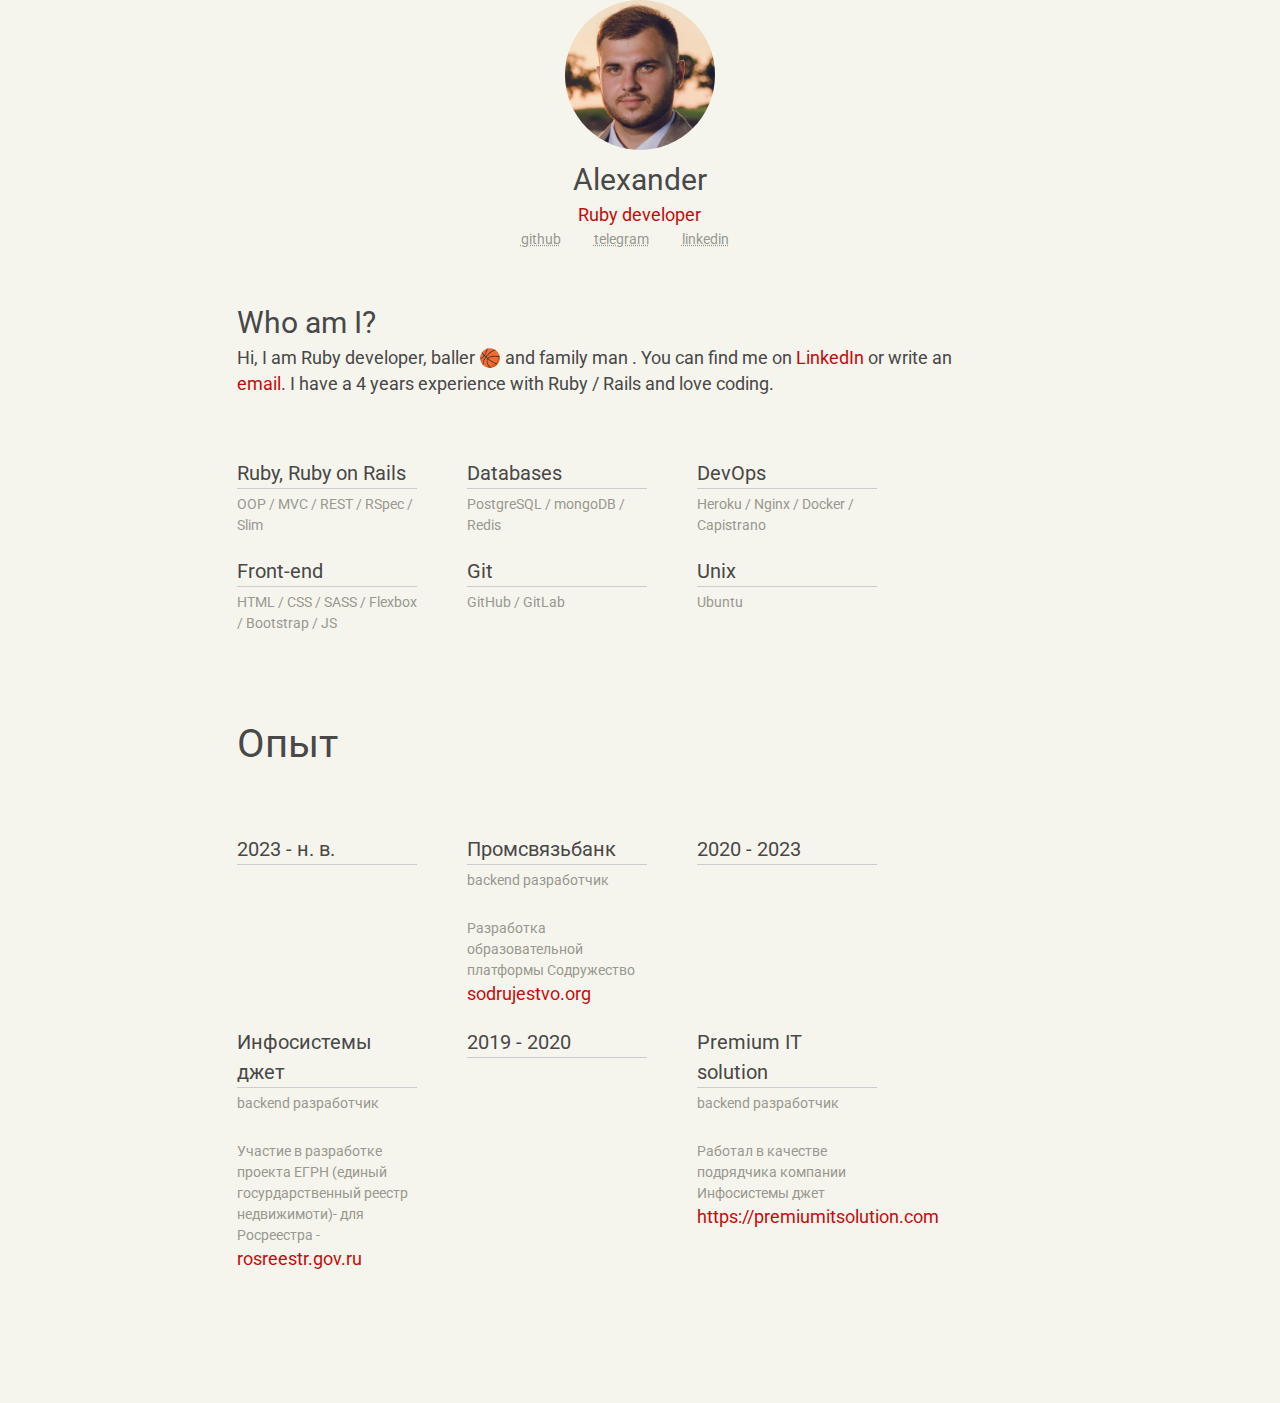
<file: index.html>
<!doctype html>

<html lang="en">
<head>
  <meta charset="utf-8">
  <link rel="stylesheet" href="css/style.css">
  <title>Ruby on Rails developer</title>
</head>
<body>
  <div class="container">
    <center>
      <img src="img/photo2.jpeg" alt="" class="photo">
      <h2>Alexander</h2>
      <span class="position">Ruby developer</span>
      <div class="social-wrapper flex-start">
        <a href="https://github.com/avbabushkin" target="_blank" >github</a>
        <a href="https://t.me/avbabushkin" target="_blank">telegram</a>
        <a href="https://linkedin.com/in/avbabushkin" target="_blank">linkedin</a>
      </div>
    </center>
    <div class="item-container item-container-mt">
      <div class="first-col">
        <h2>Who am I?</h2>
        <p>
          Hi, I am Ruby developer, baller &#127936; and family man . You can find me on
          <a href="https://linkedin.com/in/avbabushkin" target="_blank">LinkedIn</a> or write an
          <a href="mailto:avbabushkin72@gmail.com">email</a>.
          I have a 4 years experience with Ruby / Rails and love coding.
        </p>
      </div>
    </div>
    <div class="item-container item-container-mt">
      <div class="first-col">
        <div class="skills-wrapper">
          <div class="skills-item skills-pb">
            <h3>Ruby, Ruby on Rails</h3>
            <p>OOP / MVC / REST / RSpec / Slim</p>
          </div>
          <div class="skills-item skills-pb">
            <h3>Databases</h3>
            <p>PostgreSQL / mongoDB / Redis</p>
          </div>
          <div class="skills-item skills-pb">
            <h3>DevOps</h3>
            <p>Heroku / Nginx / Docker / Capistrano</p>
          </div>
          <div class="skills-item skills-pb">
            <h3>Front-end</h3>
            <p>HTML / CSS / SASS / Flexbox / Bootstrap / JS</p>
          </div>
          <div class="skills-item item-pb-xs">
            <h3>Git</h3>
            <p>GitHub / GitLab</p>
          </div>
          <div class="skills-item">
            <h3>Unix</h3>
            <p>Ubuntu</p>
          </div>
        </div>
      </div>
    </div>
    <div class="item-container item-container-mt">
      <div class="first-col">
        <h1>Опыт</h1>
      </div>
    </div>
    <div class="item-container item-container-mt">
      <div class="first-col">
        <div class="skills-wrapper">
          <div class="skills-item skills-pb">
            <h3>2023 - н. в.</h3>
          </div>
          <div class="skills-item skills-pb">
            <h3>Промсвязьбанк</h3>
            <p>backend разработчик</p>
            <br>
            <p>Разработка образовательной платформы Содружество </p>
            <a href="https://sodrujestvo.org">sodrujestvo.org</a>
          </div>
          <div class="skills-item skills-pb">
            <h3>2020 - 2023</h3>
          </div>
          <div class="skills-item skills-pb">
            <h3>Инфосистемы джет</h3>
            <p>backend разработчик</p>
            <br>
            <p>Участие в разработке проекта ЕГРН (единый госурдарственный реестр недвижимоти)- для Росреестра - </p>
            <a href="https://rosreestr.gov.ru">rosreestr.gov.ru</a>
          </div>
          <div class="skills-item item-pb-xs">
            <h3>2019 - 2020</h3>
          </div>
          <div class="skills-item">
            <h3>Premium IT solution</h3>
            <p>backend разработчик</p>
            <br>
            <p>Работал в качестве подрядчика компании Инфосистемы джет</p>
            <a href="https://https://premiumitsolution.com/">https://premiumitsolution.com</a>
          </div>
        </div>
      </div>
    </div>
  </div>
  <footer>
    <div class="container">
      <div class="item-container sp-between">
      </div>
      </div>
  </footer>
</body>
</html>
</file>
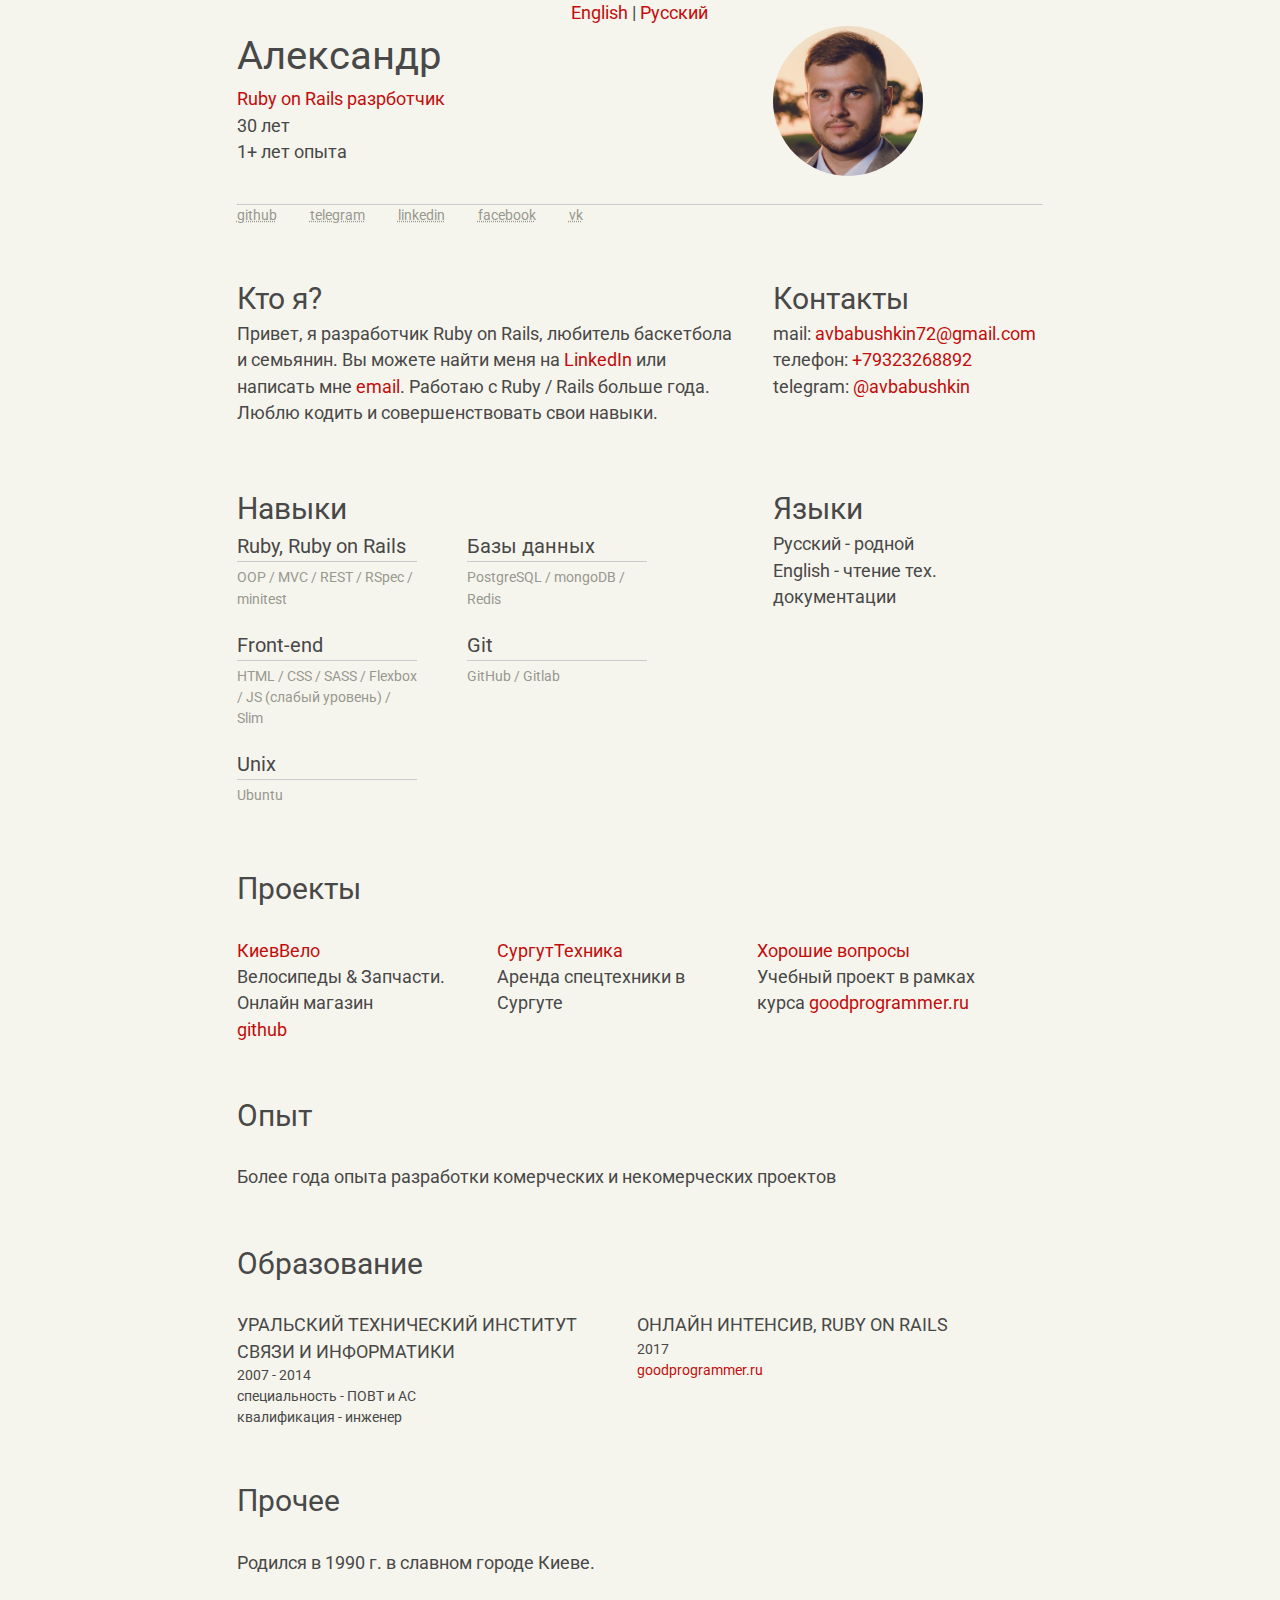
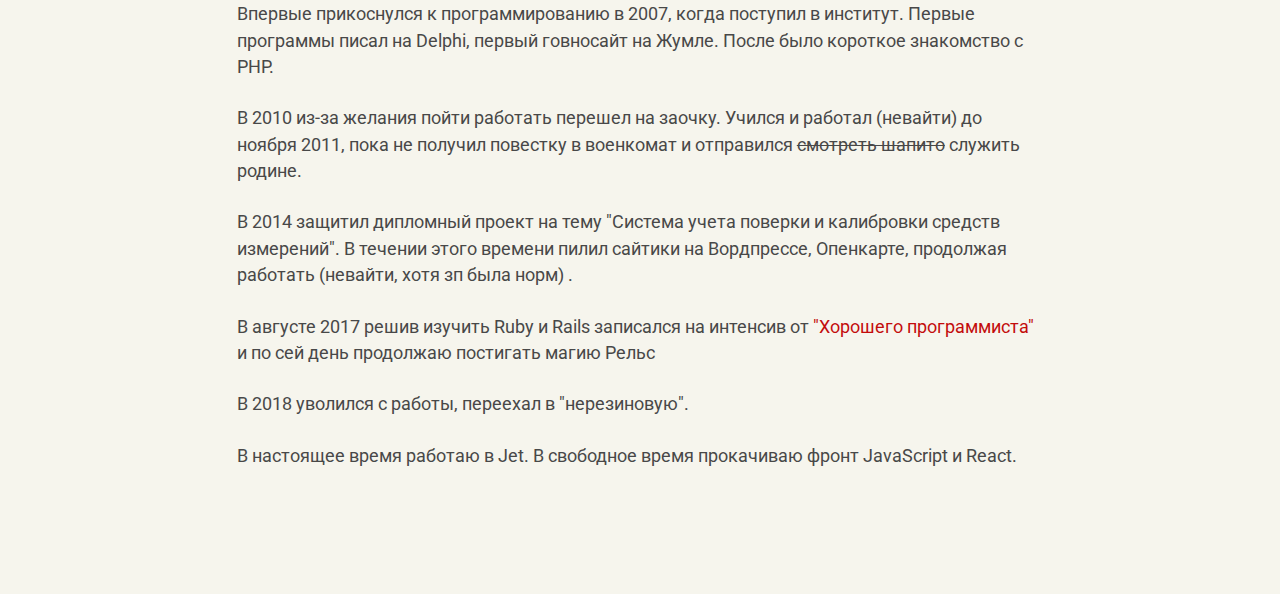
<file: ru.html>
<!doctype html>

<html lang="en">
<head>
  <meta charset="utf-8">
  <!-- custom css -->
  <link rel="stylesheet" href="css/style.css">
  <title>Александр Б. Rails разработчик</title>
</head>
<body>
  <div class="container"> <!-- MAIN CONTAINER -->
    <div class="lang">
      <a href="index.html">English</a>
      &nbsp;|&nbsp;
      <a href="ru.html">Русский</a>
    </div>
    <div class="item-container sp-between item-pb"> <!-- foto name block begin-->
      <div class="first-col first-col-xs">
        <ul>
          <li><h1>Александр</h1></li>
          <li class="position">Ruby on Rails разрботчик</li>
          <li>30 лет</li>
          <li>1+ лет опыта </li>
        </ul>
      </div>
      <div class="second-col">
        <img src="img/photo2.jpeg" alt="" class="photo">
      </div>
    </div><!--foto name block end -->
    <hr>
    <div class="social-wrapper flex-start">
      <a href="https://github.com/avbabushkin" target="_blank">github</a>
      <a href="https://ttttt.me/avbabushkin" target="_blank">telegram</a>
      <a href="https://linkedin.com/in/avbabushkin" target="_blank">linkedin</a>
      <a href="https://www.facebook.com/avbabushkinn" target="_blank">facebook</a>
      <a href="https://www.vk.com/avbabushkin" target="_blank">vk</a>
    </div>
    <div class="item-container sp-between item-container-mt"> <!-- about me block begin -->
      <div class="first-col">
        <h2>Кто я?</h2>
        <p>Привет, я разработчик Ruby on Rails, любитель баскетбола и семьянин. Вы можете найти меня на <a href="https://linkedin.com/in/avbabushkin" target="_blank">LinkedIn</a> или написать мне <a href="mailto:alexbub72@dmail.com">email</a>. Работаю с Ruby / Rails больше года. Люблю кодить и совершенствовать свои навыки.</p>
      </div>
      <div class="second-col">
        <h2>Контакты</h2>
        <ul>
          <li>mail: <a href="mailto:alexbub72@dmail.com">avbabushkin72@gmail.com</a></li>
          <li>телефон: <a href="tel:+79323268892">+79323268892</a></li>
          <li>telegram: <a href="https://t.me/avbabushkin/" target="_blank">@avbabushkin</a></li>
        </ul>
      </div>
    </div><!-- About me block end -->

    <div class="item-container sp-between item-container-mt"><!-- skills block begin -->
      <div class="first-col">
        <h2>Навыки</h2>
        <div class="skills-wrapper">
          <div class="skills-item skills-pb">
            <h3>Ruby, Ruby on Rails</h3>
            <p>OOP / MVC / REST / RSpec / minitest </p>
          </div>

          <div class="skills-item skills-pb">
            <h3>Базы данных</h3>
            <p>PostgreSQL / mongoDB / Redis</p>
          </div>

          <div class="skills-item skills-pb">
            <h3>Front-end</h3>
            <p>HTML / CSS / SASS / Flexbox / JS (слабый уровень) / Slim</p>
          </div>

          <div class="skills-item item-pb-xs">
            <h3>Git</h3>
            <p>GitHub / Gitlab</p>
          </div>

          <div class="skills-item mt">
            <h3>Unix</h3>
            <p>Ubuntu</p>
          </div>
        </div>
      </div>
      <div class="second-col">
        <h2>Языки</h2>
        <ul>
          <li>Русский - родной</li>
          <li>English -  чтение тех. документации</li>
        </ul>
      </div>
    </div><!-- skills block end -->

    <div class="item-container item-container-mt"> <!-- badprojects begin -->
      <div class="projects-wrapper">
        <h2>Проекты</h2>
        <br>
        <div class="item-projects-wrapper">
          <div class="item-projects item-pb-xs">
            <a href="https://kievvelo.herokuapp.com">КиевВело</a>
            <p>Велосипеды & Запчасти. Онлайн магазин</p>
            <p>
              <a href="https://gitlab.com/store4/kievvelo">github</a>
            </p>
          </div>
          <div class="item-projects item-pb-xs">
            <a href="https://avbabushkin.github.io/surguttehnika/">СургутТехника</a>
            <p>Аренда спецтехники в Сургуте</p>
          </div>
          <div class="item-projects">
            <a href="https://noaskme.herokuapp.com/">Хорошие вопросы</a>
            <p>Учебный проект в рамках курса <a href="https://goodprogrammer.ru">goodprogrammer.ru</a></p>
          </div>
        </div>
      </div>
    </div><!-- bagprojects bloock-->

    <div class="item-container item-container-mt"><!-- job experience block begin -->
      <div class="">
        <h2>Опыт</h2>
        <br>
        Более года опыта разработки комерческих и некомерческих проектов
      </div>
    </div><!-- job experience end-->

    <div class="item-container item-container-mt"><!-- education block begin -->
      <div class="">
        <h2>Образование</h2>
        <br>
        <div class="edu-describe-wrapper">

          <div class="edu-describe edu-describe-pb">
            УРАЛЬСКИЙ ТЕХНИЧЕСКИЙ ИНСТИТУТ СВЯЗИ И ИНФОРМАТИКИ
            <p>2007 - 2014</p>
            <p>специальность - ПОВТ и АС</p>
            <p>квалификация - инженер</p>
          </div>

          <div class="edu-describe">
            ОНЛАЙН ИНТЕНСИВ, RUBY ON RAILS
            <p>2017</p>
            <p>
              <a href="https://goodprogrammer.ru">goodprogrammer.ru</a>
            </p>
          </div>

        </div>
      </div>
    </div> <!-- education block end-->

    <div class="item-container item-container-mt">
      <div class="other">
        <h2>Прочее</h2>
        <br>
        <p>Родился в 1990 г. в славном городе Киеве.</p>

        <p>Впервые прикоснулся к программированию в 2007, когда поступил в институт. Первые программы писал на Delphi, первый говносайт на Жумле. После было короткое знакомство c PHP.</p>

        <p>В 2010 из-за желания пойти работать перешел на заочку. Учился и работал (невайти) до ноября 2011, пока не получил повестку в военкомат и отправился <span class="overline">смотреть шапито</span> служить родине.</p>

        <p>В 2014 защитил дипломный проект на тему "Система учета поверки и калибровки средств измерений". В течении этого времени пилил сайтики на Вордпрессе, Опенкарте, продолжая работать (невайти, хотя зп была норм) .</p>

        <p>В августе 2017 решив изучить Ruby и Rails записался на интенсив от <a href="https://goodprogrammer.ru">"Хорошего программиста"</a> и по сей день продолжаю постигать магию Рельс</p>

        <p>В 2018 уволился с работы, переехал в "нерезиновую".</p>

        <p> В настоящее время работаю в Jet. В свободное время прокачиваю фронт JavaScript и React.</p>
        <!-- books -->
        <!-- <div>
          <h2>Книги</h2>
          <ul>
            <li>Hal Fulton - The Ruby Way</li>
            <li>Ruby on Rails Tutorial - by Michael Hartl</li>
            <li>Steven C. McConnell - Code Complete</li>
            <li>Grady Booch - Object-Oriented Analysis and Design with Applications</li>
            <li>Alan Beaulieu - Learning SQL</li>
          </ul>
        </div> -->
      </div>
    </div>
  </div><!-- END MAIN CONTAINER  -->
  <footer>

  </footer>
</body>
</html>
</file>
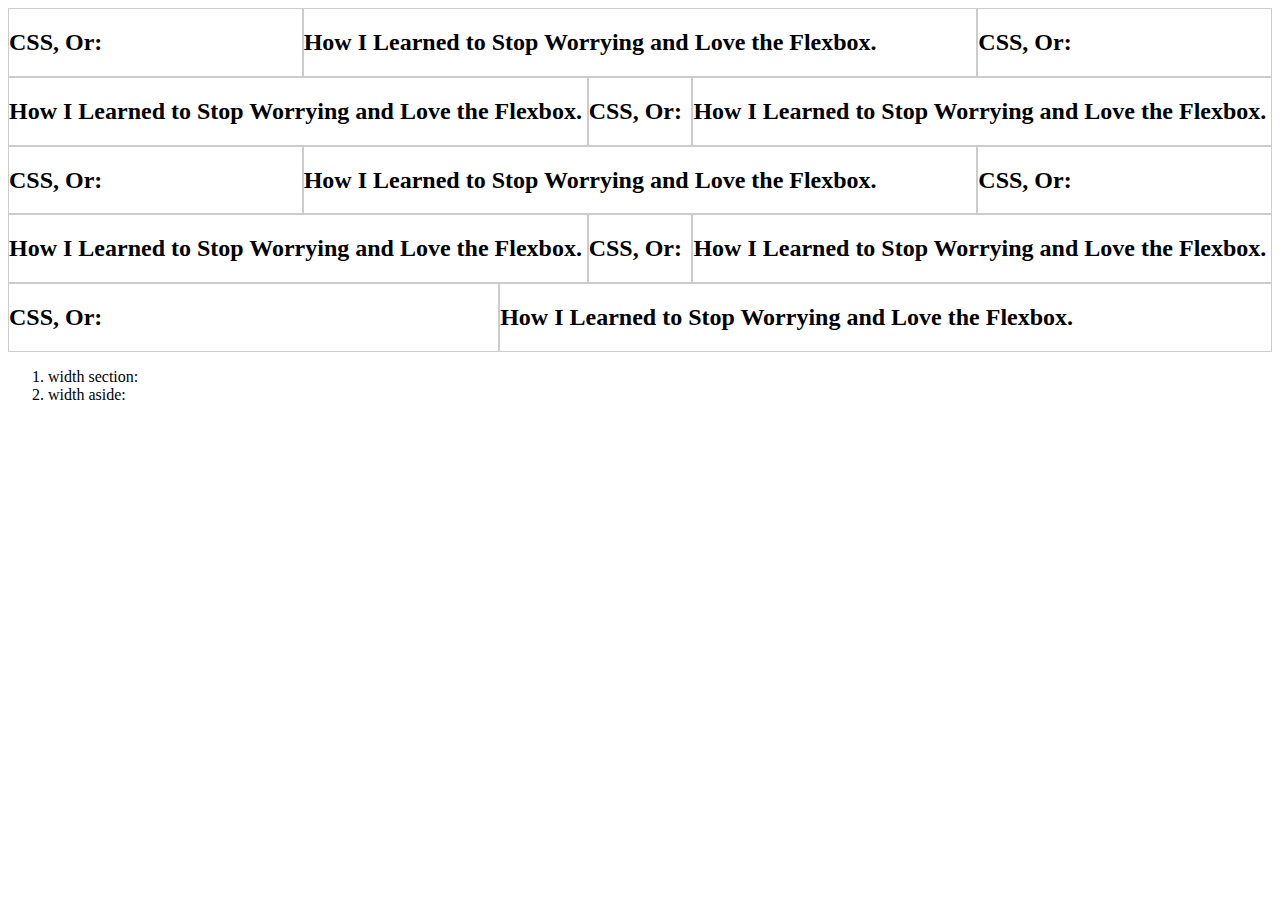
<file: test.html>
<!DOCTYPE html>
<html lang="en">
<head>
  <meta charset="UTF-8">
  <link rel="stylesheet" href="css/test.css">
  <title>test</title>
</head>
<body>
  
 <main>
  <section class="brd">
    <h2>CSS, Or:</h2>
  </section>
  <aside class="brd">
    <h2>How I Learned to Stop Worrying and Love the Flexbox.</h2>
  </aside>

  <section class="brd">
    <h2>CSS, Or:</h2>
  </section>
  <aside class="brd">
    <h2>How I Learned to Stop Worrying and Love the Flexbox.</h2>
  </aside>

  <section class="brd">
    <h2>CSS, Or:</h2>
  </section>
  <aside class="brd">
    <h2>How I Learned to Stop Worrying and Love the Flexbox.</h2>
  </aside>

  <section class="brd">
    <h2>CSS, Or:</h2>
  </section>
  <aside class="brd">
    <h2>How I Learned to Stop Worrying and Love the Flexbox.</h2>
  </aside>

  <section class="brd">
    <h2>CSS, Or:</h2>
  </section>
  <aside class="brd">
    <h2>How I Learned to Stop Worrying and Love the Flexbox.</h2>
  </aside>

  <section class="brd">
    <h2>CSS, Or:</h2>
  </section>
  <aside class="brd">
    <h2>How I Learned to Stop Worrying and Love the Flexbox.</h2>
  </aside>

  <section class="brd">
    <h2>CSS, Or:</h2>
  </section>
  <aside class="brd">
    <h2>How I Learned to Stop Worrying and Love the Flexbox.</h2>
  </aside>

</main>

<ol>
  <li>width section: <span></span> </li>
  <li>width aside: <span></span></li>
</ol>

<script>
  

getsize();

function getsize() {
  var n = 0;
  for (var node of document.querySelectorAll('.col')) {
    document.querySelectorAll('span')[n].textContent = node.getBoundingClientRect().width+"px";
    n++;
  }
}

window.onresize = function(event) {
  getsize();
};
  
</script>

</body>
</html>
</file>
<file: css/style.css>
@import url('https://fonts.googleapis.com/css?family=Roboto:400,700&subset=cyrillic');

*, *:before, *:after {
  box-sizing: border-box;
  margin: 0;
  padding: 0;
  font-family: Roboto;
  /*font-weight: 400;*/
}

body {
  font-size: 1.1em; 
  line-height: 1.5; 
  color: #484848;
  background-color:  #f6f5ed;
}

a {
  text-decoration: none;
  color: #C30C0C;
}

ul {  
  margin-top: 0px;
}

li {
  margin: 0;
  padding: 0;
  list-style-type: none; 
}

h1{
  font-size: 40px;
  font-weight: 400;
}

h2 {
  font-size: 30px;
  font-weight: 400;
}

h3 {
  margin-bottom: 5px;
  font-size: 20px;
  font-weight: 400;
  /*border-bottom: 1px solid #484848;*/
}

hr {
  border-top: 1px solid #ccc;
  border-bottom: 0px solid #484848;
}

span.overline {
  text-decoration: line-through;
}



.container {
  margin: auto;
  max-width: 63%;
}
/* Language buttons style */

/* TODO Dropdown Lang */

/* main container */

.lang {
  display: flex;
  justify-content: center;
}
/* block */

.item-container {
  display: flex;
  max-width: 100%;
}

.item-pb {
  padding-bottom: 20px;
}

.item-container-mt {
  margin-top: 50px;
}

.sp-between {
  justify-content: space-between; 
}

.flex-start {
  justify-content: flex-start; 
}

.first-col {
  margin-bottom: 10px;
  padding-right: 40px;
}

.second-col {
  min-width: 270px;
}

.photo {
  height: 150px;
  border-radius: 50%; 
}

.position {
  color: #C30C0C;
}

/* TODO Social links */

.social-wrapper { 
  font-size: 0.8em;
}

.social-wrapper a {
  padding-top: 10px;
  padding-right: 30px;
  color: #989890;
  text-decoration: underline;
  text-decoration-style: dotted;
} 

.skills-wrapper {
  display: flex;
  flex-wrap: wrap;
}

.skills-item {  
  padding: 0px 50px 0px 0px;  
  width: 230px;
}

.skills-item h3 {
  border-bottom: 1px solid #ccc;
}

.skills-item p { 
  color: #989890; 
  font-size: 0.8em;
}

.skills-pb {
  padding-bottom: 20px;
}

/*badprojects block*/

.projects-wrapper {
}

.item-projects-wrapper {
  display: flex;
  flex-wrap: wrap;
}

.item-projects {
  padding-right: 15px;
  /*padding-bottom: 30px;*/
  width: 260px;
}

.edu-describe {
  /*margin-top: 20px;*/
  width: 400px;
  padding-right: 30px;
  /*padding-bottom: 30px;*/
}

.edu-describe p {
  font-size: 0.8em;
}

.edu-describe-wrapper {
  display: flex;
  flex-wrap: wrap;
}

.other p {
  margin-bottom: 25px;
}

footer {
  min-height: 100px;
  /*background-color: #484848; */
}

.footer-link {
  color: #f6f5ed
}

/*Media styles*/

@media (min-width: 480px) and (max-width: 1000px) {

body {
  font-size: 3em; 
}

h1{
  font-size: 2.6em;
  font-weight: 400;
}

h2 {
  font-size: 1.6em;
  font-weight: 400;
}

h3 {
  margin-bottom: 5px;
  font-size: 1em;
  font-weight: 400;
  /*border-bottom: 1px solid #484848;*/
}


.lang-btn {
  margin: -10px 3px 3px 3px;
  padding: 10px 5px 20px 5px;
  border: 1px solid #484848;
  border-radius: 10px;
  width: 400px;
  font-size: 1.4em;
  background-color: #f6f5ed; 
  text-align: center;
  transition: background-color 0.1s;
}

.container {
  margin: auto;
  max-width: 75%;
}

.item-container {
  display: flex;
  margin-top: 20px;
  flex-direction: column;
}

.item-container-mt {
  margin-top: 100px;
}


.first-col-xs h1, .first-col-xs li {
  text-align: center;
}

.second-col {
  margin-top: 10px;
  margin-bottom: 10px;
  display: flex;
  flex-direction: column;
}

.photo {
  margin: auto;
  height: 350px;
}


/* TODO Social links */

.social-wrapper {
  display: flex;
  flex-wrap: wrap;
  justify-content: center;
} 

.social-wrapper a {
  padding: 20px 15px 5px 15px;
  color: #989890;
  text-decoration: underline;
  text-decoration-style: dotted;
} 

/* Skills */

.skills-wrapper {
  display: flex;
  flex-direction: column;
  width: 100%;
}

.skills-item {
  width: 100%;  
}

.skills-item p {  
  font-size: 0.8em;
}

.skills-pb {  
  padding-bottom: 30px;
}

/* Projects */

.item-projects {
  padding-right: 30px;
  width: 100%;
}

.item-pb-xs {
  padding-bottom: 30px;
}

.edu-describe {
  margin-top: 20px;
  width: 100%;
}

.edu-describe-pb {
  padding-bottom: 30px;
}
</file>
<file: css/test.css>
.brd {
  border: 1px solid #ccc;
}

main {
  display: flex;
  max-width: 100%;
  flex-wrap: wrap;
}

section {
  flex-grow: 2;
}

aside {
  flex-grow: 1;
}
</file>
